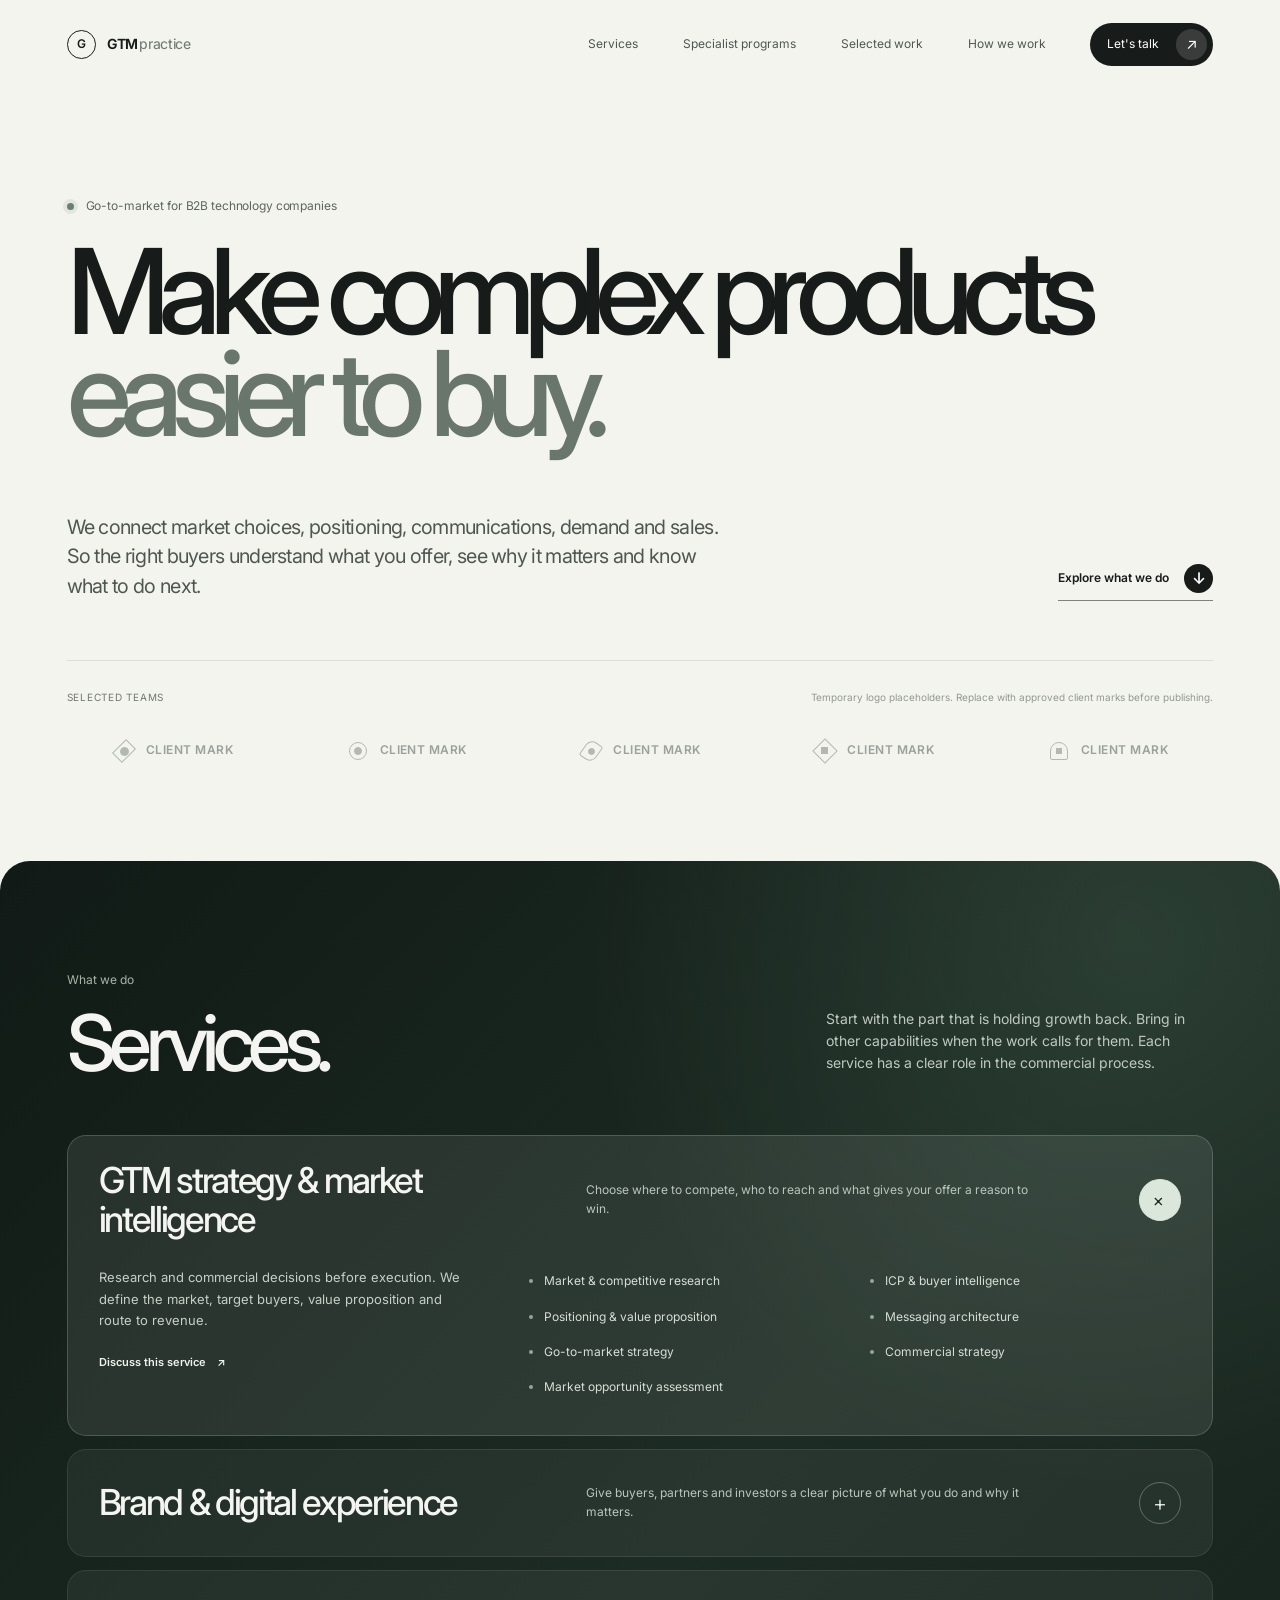
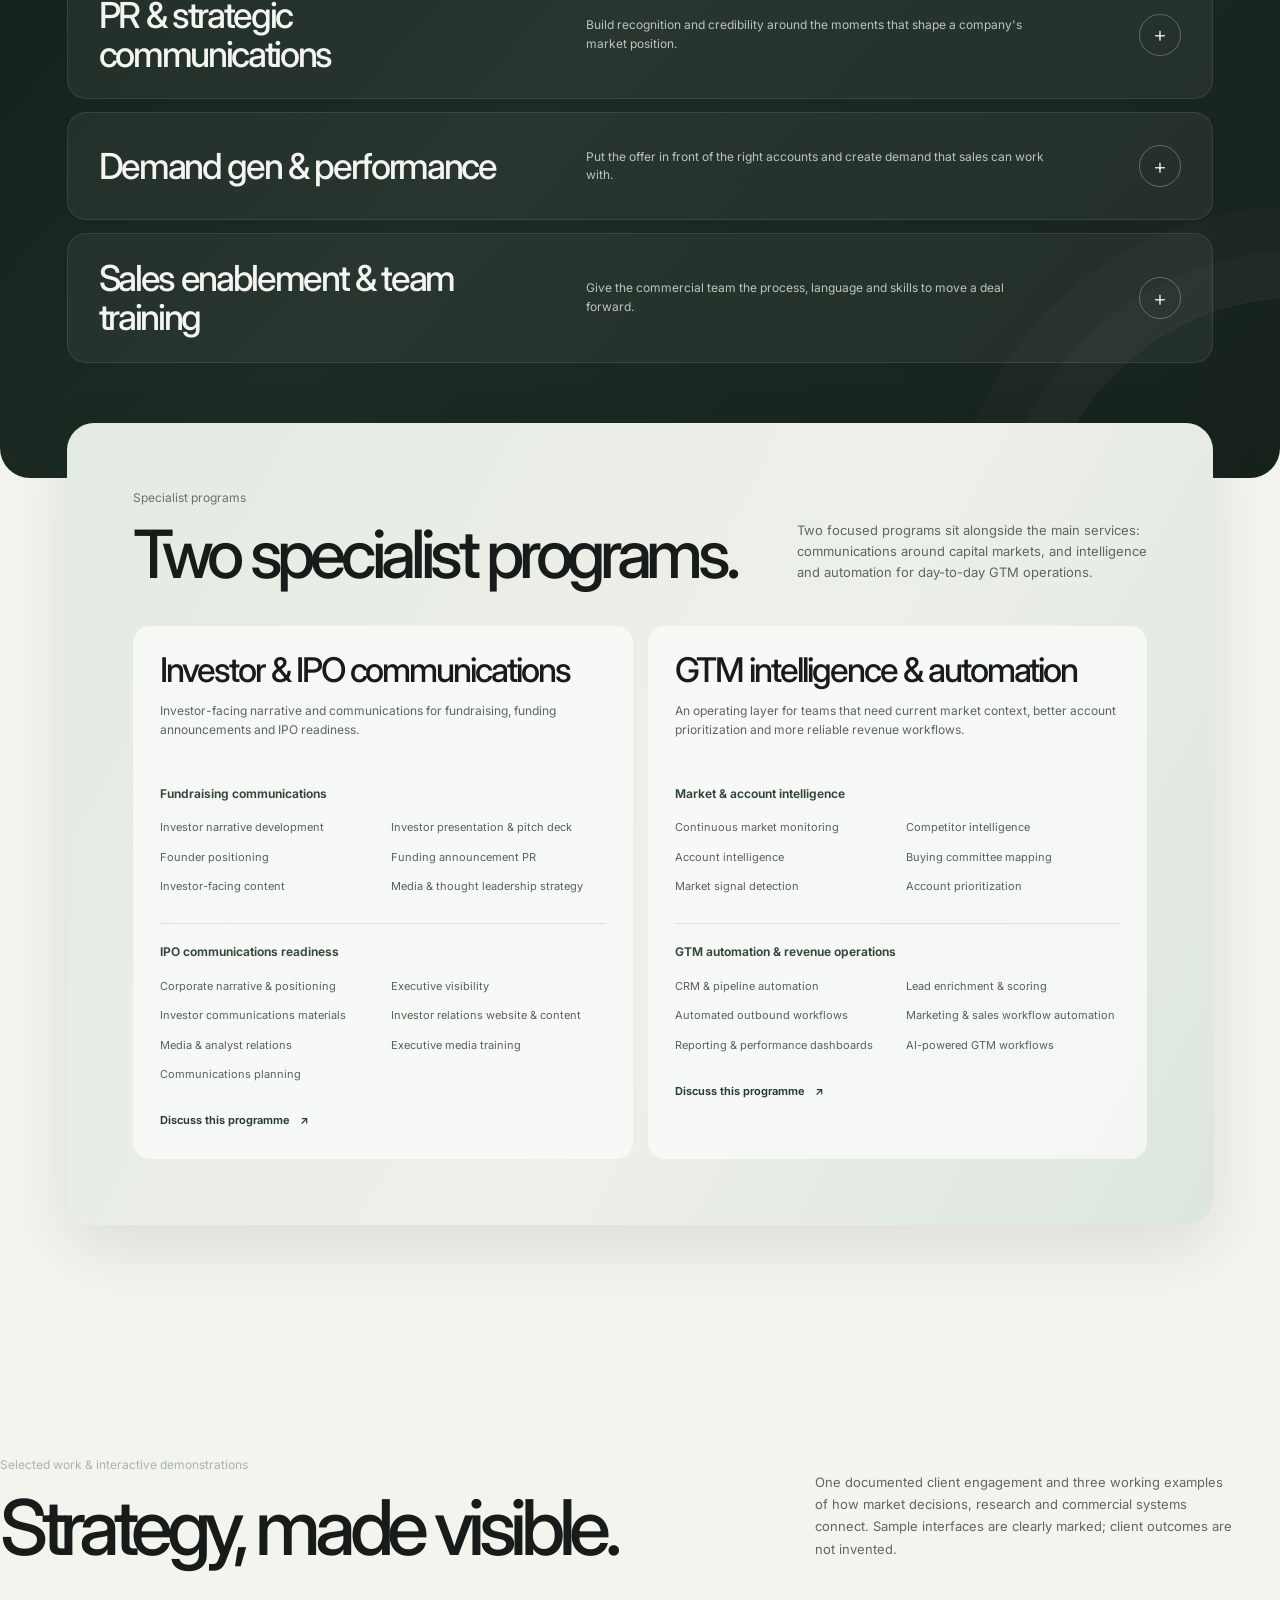
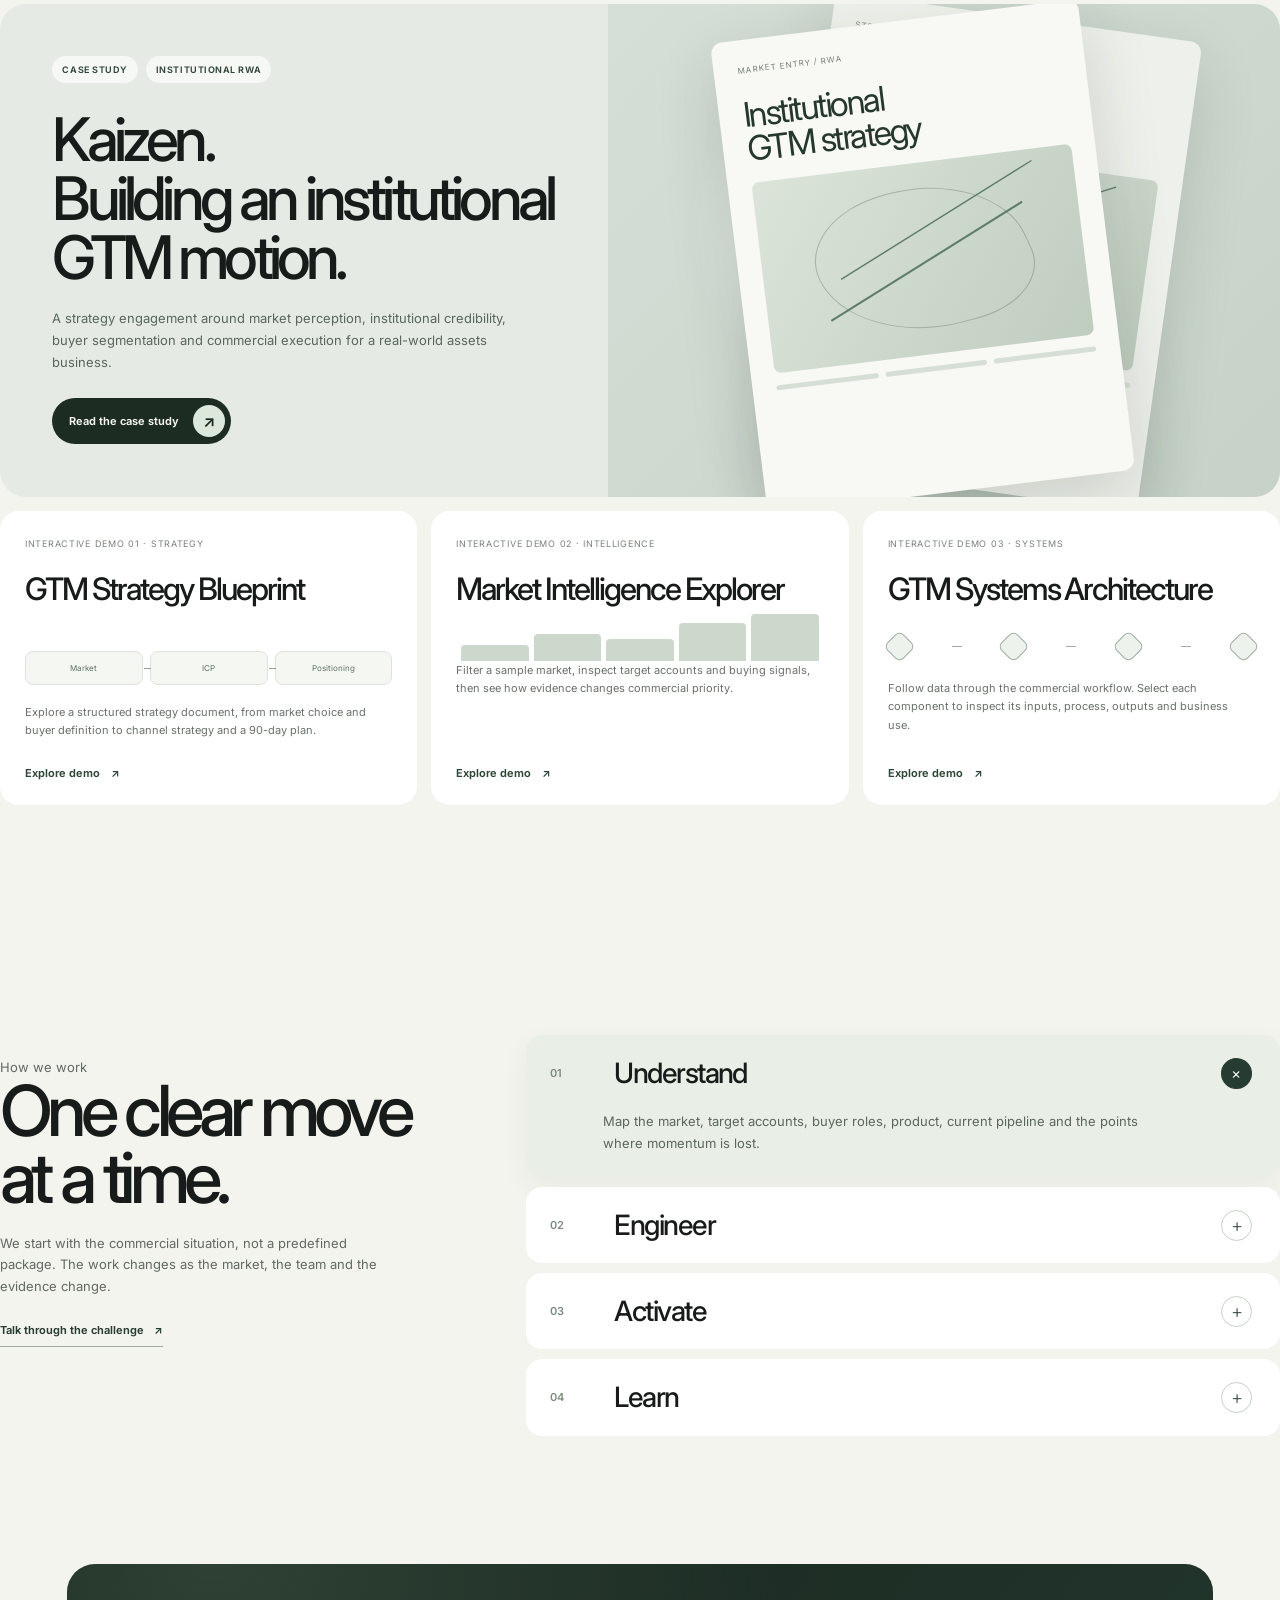
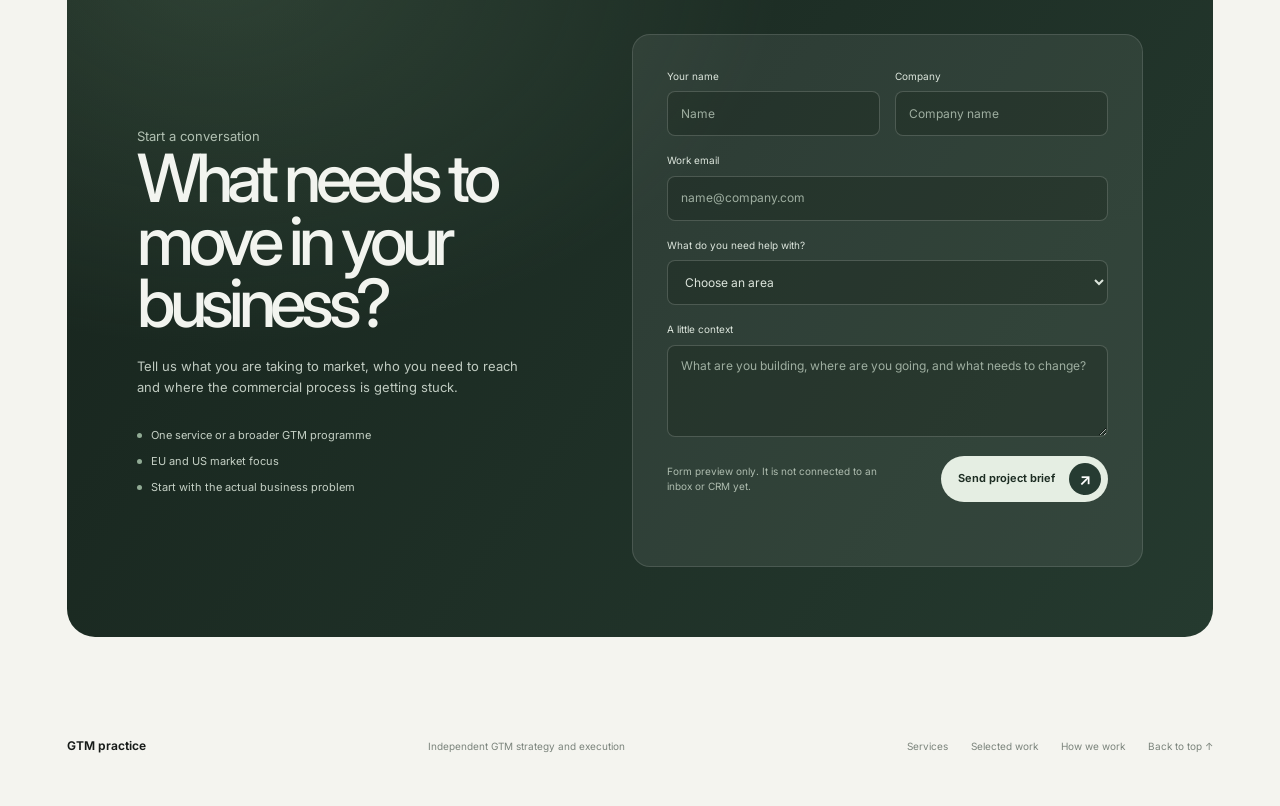
<file: index.html>
<!doctype html>
<html lang="en">
<head>
  <meta charset="utf-8">
  <meta name="viewport" content="width=device-width, initial-scale=1">
  <meta name="theme-color" content="#f4f4ef">
  <meta name="description" content="GTM strategy, brand, communications, demand generation, sales enablement and revenue systems for B2B technology companies.">
  <title>Services | GTM practice</title>
  <link rel="preconnect" href="https://fonts.googleapis.com">
  <link rel="preconnect" href="https://fonts.gstatic.com" crossorigin>
  <link href="https://fonts.googleapis.com/css2?family=Inter:wght@400;450;500;550;600;650;700&display=swap" rel="stylesheet">
  <style>
    :root {
      --paper: #f4f4ef;
      --white: #fff;
      --ink: #171b19;
      --muted: #747b75;
      --green: #263b32;
      --green-2: #1b2923;
      --green-3: #344b40;
      --sage: #e4eae2;
      --sage-2: #d9e2d8;
      --soft-white: #f2f4ef;
      --max: 1480px;
      --gutter: clamp(22px, 5.2vw, 78px);
      --sans: "Inter", "Helvetica Neue", Arial, sans-serif;
      --ease: cubic-bezier(.2,.72,.2,1);
    }
    * { box-sizing: border-box; }
    html { scroll-behavior: smooth; scroll-padding-top: 94px; }
    body {
      margin: 0;
      color: var(--ink);
      background: var(--paper);
      font: 15px/1.55 var(--sans);
      -webkit-font-smoothing: antialiased;
      text-rendering: optimizeLegibility;
    }
    a { color: inherit; text-decoration: none; }
    button, input, select, textarea { font: inherit; }
    button { color: inherit; }
    ::selection { background: #b9cbbd; color: var(--ink); }
    .wrap { width: min(100%, var(--max)); margin-inline: auto; padding-inline: var(--gutter); }
    .skip-link { position: absolute; z-index: 50; top: -60px; left: 18px; padding: 12px 16px; color: white; background: var(--ink); }
    .skip-link:focus { top: 12px; }
    a:focus-visible, button:focus-visible, input:focus-visible, select:focus-visible, textarea:focus-visible { outline: 2px solid #76917f; outline-offset: 4px; }

    /* Navigation */
    .site-header { position: sticky; z-index: 20; top: 0; background: rgba(244,244,239,.91); backdrop-filter: blur(16px); }
    .header-inner { min-height: 88px; display: flex; align-items: center; justify-content: space-between; gap: 36px; }
    .wordmark { display: inline-flex; align-items: center; gap: 11px; flex: 0 0 auto; font-size: 14px; font-weight: 650; letter-spacing: -.055em; }
    .wordmark-symbol { width: 29px; height: 29px; display: grid; place-items: center; border: 1.5px solid var(--ink); border-radius: 50%; font-size: 12px; font-weight: 600; }
    .wordmark-note { color: var(--muted); font-weight: 450; letter-spacing: -.025em; }
    .main-nav { display: flex; align-items: center; justify-content: flex-end; gap: clamp(22px, 3.5vw, 52px); color: #4f5751; font-size: 12px; }
    .main-nav a:not(.nav-contact) { transition: color .2s ease; }
    .main-nav a:not(.nav-contact):hover { color: var(--green-3); }
    .nav-contact { display: inline-flex; align-items: center; gap: 17px; min-height: 43px; padding: 5px 6px 5px 17px; color: #fff; background: var(--ink); border-radius: 999px; transition: background .2s ease, transform .2s ease; }
    .nav-contact:hover { background: var(--green-3); transform: translateY(-2px); }
    .nav-contact-icon { width: 31px; height: 31px; display: grid; place-items: center; border-radius: 50%; background: rgba(255,255,255,.15); font-size: 15px; transition: transform .25s var(--ease); }
    .nav-contact:hover .nav-contact-icon { transform: rotate(45deg); }

    /* Hero */
    .hero { padding-top: clamp(64px, 8.5vw, 124px); padding-bottom: 58px; }
    .hero-overline { display: flex; align-items: center; gap: 12px; margin: 0 0 26px; color: #5e675f; font-size: 12px; letter-spacing: -.01em; }
    .live-dot { width: 7px; height: 7px; border-radius: 50%; background: #66816f; box-shadow: 0 0 0 4px rgba(102,129,111,.12); }
    h1 { max-width: 1390px; margin: 0; font-size: clamp(61px, 9.25vw, 136px); line-height: .855; letter-spacing: -.095em; font-weight: 500; }
    h1 span { display: block; color: #68766c; }
    .hero-bottom { display: grid; grid-template-columns: minmax(0, 1fr) auto; align-items: end; gap: 44px; margin-top: clamp(38px, 5.4vw, 76px); }
    .hero-copy { max-width: 670px; margin: 0; color: #4f5751; font-size: clamp(16px, 1.55vw, 20px); line-height: 1.48; letter-spacing: -.035em; }
    .hero-link { display: inline-flex; align-items: center; gap: 15px; padding: 0 0 7px; border-bottom: 1px solid #7c857d; font-size: 12px; font-weight: 600; white-space: nowrap; transition: color .2s ease, border-color .2s ease; }
    .hero-link span { display: inline-grid; width: 29px; height: 29px; place-items: center; border-radius: 50%; background: var(--ink); color: white; font-size: 16px; transition: transform .25s var(--ease), background .2s ease; }
    .hero-link:hover { color: var(--green-3); border-color: var(--green-3); }
    .hero-link:hover span { transform: translateY(4px); background: var(--green-3); }

    /* Client mark placeholders */
    .client-strip { padding: 29px 0 31px; margin-top: 59px; border-top: 1px solid rgba(23,27,25,.1); }
    .client-strip-head { display: flex; align-items: center; justify-content: space-between; gap: 20px; margin-bottom: 24px; }
    .client-strip-title { margin: 0; color: #707871; font-size: 10px; letter-spacing: .075em; text-transform: uppercase; }
    .client-strip-note { margin: 0; color: #929991; font-size: 10px; }
    .client-marks { display: grid; grid-template-columns: repeat(5, 1fr); align-items: center; gap: 22px; }
    .client-mark { min-height: 42px; display: flex; align-items: center; justify-content: center; gap: 10px; color: #9ba29b; }
    .client-mark-name { font-size: 12px; font-weight: 600; letter-spacing: .04em; }
    .mark-symbol { position: relative; width: 24px; height: 24px; display: inline-block; flex: 0 0 auto; opacity: .72; }
    .mark-symbol::before, .mark-symbol::after { content: ""; position: absolute; display: block; border: 1.5px solid currentColor; }
    .mark-a::before { inset: 2px 5px; transform: rotate(45deg); }
    .mark-a::after { width: 7px; height: 7px; top: 8px; left: 8px; border-radius: 50%; background: currentColor; }
    .mark-b::before { inset: 3px; border-radius: 50%; }
    .mark-b::after { inset: 8px; border-radius: 50%; background: currentColor; }
    .mark-c::before { inset: 2px 4px; border-radius: 8px 2px 8px 2px; transform: rotate(35deg); }
    .mark-c::after { width: 5px; height: 5px; top: 9px; left: 9px; border-radius: 50%; background: currentColor; }
    .mark-d::before { width: 16px; height: 16px; top: 3px; left: 3px; transform: rotate(45deg); }
    .mark-d::after { width: 7px; height: 7px; top: 8px; left: 8px; background: currentColor; border: 0; }
    .mark-e::before { inset: 3px 3px 3px 3px; border-radius: 50% 50% 2px 2px; }
    .mark-e::after { width: 6px; height: 6px; top: 9px; left: 9px; background: currentColor; border: 0; }

    /* Services */
    .services-section { position: relative; overflow: hidden; padding: clamp(70px, 8.6vw, 124px) 0 clamp(82px, 9vw, 130px); color: #f4f5f0; background: radial-gradient(ellipse at 88% 6%, rgba(76,104,86,.32), transparent 34%), linear-gradient(132deg, #111a16 0%, #1c2b23 54%, #17221d 100%); border-radius: 30px; }
    .services-section::after { content: ""; position: absolute; width: 520px; height: 520px; right: -280px; bottom: -340px; border: 1px solid rgba(255,255,255,.07); border-radius: 50%; box-shadow: 0 0 0 45px rgba(255,255,255,.018), 0 0 0 90px rgba(255,255,255,.014); pointer-events: none; }
    .services-inner { position: relative; z-index: 1; }
    .services-heading { display: grid; grid-template-columns: minmax(0,1fr) minmax(260px,.55fr); align-items: end; gap: 55px; margin-bottom: 55px; }
    .section-label { margin: 0 0 18px; color: #a8b5a9; font-size: 12px; }
    .services-heading h2 { max-width: 760px; margin: 0; font-size: clamp(43px, 6.1vw, 83px); line-height: .93; font-weight: 500; letter-spacing: -.082em; }
    .services-intro { max-width: 395px; margin: 0 0 5px; color: #c0c9c0; font-size: 14px; line-height: 1.6; }
    .service-accordion { display: grid; gap: 13px; }
    .service-item { overflow: hidden; background: rgba(255,255,255,.055); border: 1px solid rgba(255,255,255,.085); border-radius: 19px; transition: background .25s ease, border-color .25s ease, transform .25s var(--ease); }
    .service-item:hover { background: rgba(255,255,255,.075); border-color: rgba(255,255,255,.16); transform: translateY(-1px); }
    .service-item.is-open { background: rgba(255,255,255,.085); border-color: rgba(205,222,207,.22); }
    .service-trigger { width: 100%; min-height: 106px; display: grid; grid-template-columns: minmax(0,1fr) 52px; align-items: center; gap: 28px; padding: 25px 31px; border: 0; background: transparent; color: inherit; text-align: left; cursor: pointer; }
    .service-trigger-copy { display: grid; grid-template-columns: minmax(245px,.82fr) minmax(240px,1fr); align-items: center; gap: clamp(24px, 5vw, 80px); }
    .service-trigger h3 { margin: 0; font-size: clamp(23px, 2.8vw, 37px); line-height: 1.08; font-weight: 500; letter-spacing: -.065em; }
    .service-summary { max-width: 465px; margin: 0; color: #bbc5bc; font-size: 12px; line-height: 1.55; }
    .service-toggle { position: relative; width: 42px; height: 42px; justify-self: end; display: grid; place-items: center; border: 1px solid rgba(255,255,255,.28); border-radius: 50%; color: #eff3ed; font-size: 22px; font-weight: 300; transition: transform .35s var(--ease), background .25s ease, border-color .25s ease; }
    .service-item.is-open .service-toggle { transform: rotate(45deg); background: #dce7db; border-color: #dce7db; color: #1a2921; }
    .service-panel { display: grid; grid-template-rows: 0fr; opacity: 0; visibility: hidden; transition: grid-template-rows .48s var(--ease), opacity .3s ease, visibility .3s; }
    .service-item.is-open .service-panel { grid-template-rows: 1fr; opacity: 1; visibility: visible; }
    .service-panel-inner { min-height: 0; overflow: hidden; }
    .service-panel-content { display: grid; grid-template-columns: minmax(220px,.72fr) minmax(0,1.28fr); gap: clamp(26px, 5vw, 74px); padding: 0 31px 30px; }
    .service-detail { max-width: 400px; padding-top: 4px; }
    .service-detail p { margin: 0; color: #c7d0c7; font-size: 13px; line-height: 1.65; }
    .service-action { display: inline-flex; align-items: center; gap: 11px; margin-top: 22px; color: #eef3eb; font-size: 11px; font-weight: 600; }
    .service-action span { display: inline-block; transition: transform .22s ease; }
    .service-action:hover span { transform: translate(3px,-3px); }
    .capability-grid { display: grid; grid-template-columns: repeat(2, minmax(0,1fr)); gap: 0 30px; margin: 0; padding: 0; list-style: none; }
    .capability-grid li { position: relative; padding: 9px 0 9px 15px; color: #d7ded6; font-size: 12px; line-height: 1.45; }
    .capability-grid li::before { content: ""; position: absolute; top: 16px; left: 0; width: 4px; height: 4px; border-radius: 50%; background: #91a995; }
    .service-subgroup + .service-subgroup { margin-top: 24px; }
    .service-subgroup h4 { margin: 0 0 7px; color: #f1f4ee; font-size: 13px; font-weight: 600; }
    .service-subgroup p { max-width: 620px; margin: 0 0 8px; color: #bdc8bd; font-size: 12px; }
    .workshop-block { margin-top: 26px; padding: 20px 22px; background: rgba(255,255,255,.055); border-radius: 13px; }
    .workshop-block h4 { margin: 0 0 7px; color: #f1f4ee; font-size: 14px; font-weight: 600; }
    .workshop-block p { max-width: 650px; margin: 0 0 9px; color: #bdc8bd; font-size: 12px; line-height: 1.55; }
    .workshop-block .capability-grid { max-width: 800px; }

    /* Specialist programs: floating inset panel */
    .specialist-section { padding: 0 0 clamp(76px, 9vw, 126px); background: var(--paper); }
    .specialist-card { position: relative; z-index: 2; width: min(calc(100% - 2 * var(--gutter)), 1320px); margin: -55px auto 0; padding: clamp(35px, 5.2vw, 68px); background: linear-gradient(118deg, #e4ebe2 0%, #edf0e9 56%, #dce6dc 100%); border-radius: 27px; box-shadow: 0 22px 65px rgba(27,43,33,.11); }
    .specialist-head { display: flex; justify-content: space-between; align-items: end; gap: 42px; margin-bottom: 39px; }
    .specialist-label { margin: 0 0 15px; color: #67756a; font-size: 12px; }
    .specialist-head h2 { max-width: 680px; margin: 0; font-size: clamp(37px, 5.2vw, 68px); line-height: .96; font-weight: 500; letter-spacing: -.08em; }
    .specialist-head > p { max-width: 350px; margin: 0 0 4px; color: #5c685f; font-size: 13px; line-height: 1.6; }
    .specialist-grid { display: grid; grid-template-columns: 1fr 1fr; gap: 15px; }
    .specialist-item { padding: 26px 27px 28px; background: rgba(255,255,255,.64); border-radius: 17px; }
    .specialist-item h3 { margin: 0 0 12px; font-size: clamp(22px, 2.7vw, 34px); line-height: 1.08; font-weight: 500; letter-spacing: -.06em; }
    .specialist-item > p { max-width: 530px; min-height: 61px; margin: 0 0 23px; color: #5c665e; font-size: 12px; line-height: 1.6; }
    .specialist-group + .specialist-group { margin-top: 22px; padding-top: 19px; border-top: 1px solid rgba(38,59,50,.13); }
    .specialist-group h4 { margin: 0 0 10px; color: #33463a; font-size: 12px; font-weight: 650; }
    .specialist-list { display: grid; grid-template-columns: 1fr 1fr; gap: 0 17px; margin: 0; padding: 0; list-style: none; }
    .specialist-list li { padding: 7px 0; color: #576359; font-size: 11px; line-height: 1.4; }
    .specialist-link { display: inline-flex; align-items: center; gap: 10px; margin-top: 23px; color: #263b32; font-size: 11px; font-weight: 650; }
    .specialist-link span { transition: transform .2s ease; }
    .specialist-link:hover span { transform: translate(3px,-3px); }

    /* How we work */
    .approach-section { padding: clamp(78px, 9vw, 128px) 0 clamp(88px, 10vw, 142px); }
    .approach-layout { display: grid; grid-template-columns: minmax(270px,.72fr) minmax(0,1.28fr); align-items: start; gap: clamp(45px, 8vw, 118px); }
    .approach-intro { position: sticky; top: 125px; }
    .approach-intro h2 { max-width: 500px; margin: 0; font-size: clamp(42px, 5.5vw, 72px); line-height: .94; font-weight: 500; letter-spacing: -.08em; }
    .approach-intro p { max-width: 380px; margin: 22px 0 0; color: #606a62; font-size: 13px; line-height: 1.65; }
    .approach-link { display: inline-flex; align-items: center; gap: 10px; margin-top: 25px; padding-bottom: 7px; border-bottom: 1px solid #a3aca4; color: #283d32; font-size: 11px; font-weight: 650; }
    .approach-link span { transition: transform .2s ease; }
    .approach-link:hover span { transform: translate(3px,-3px); }
    .approach-accordion { display: grid; gap: 10px; }
    .approach-item { overflow: hidden; background: #fff; border-radius: 16px; transition: background .2s ease, box-shadow .25s ease; }
    .approach-item.is-open { background: #e9eee7; box-shadow: 0 10px 30px rgba(35,53,41,.055); }
    .approach-trigger { width: 100%; display: grid; grid-template-columns: 46px minmax(0,1fr) 35px; align-items: center; gap: 18px; padding: 22px 24px; border: 0; background: transparent; text-align: left; cursor: pointer; }
    .approach-index { color: #7b8d7e; font-size: 11px; font-weight: 600; }
    .approach-trigger h3 { margin: 0; font-size: clamp(20px, 2.3vw, 28px); line-height: 1.15; font-weight: 500; letter-spacing: -.055em; }
    .approach-plus { width: 31px; height: 31px; display: grid; place-items: center; border: 1px solid #c7d0c7; border-radius: 50%; color: #425649; font-size: 19px; font-weight: 300; transition: transform .35s var(--ease), background .2s ease; }
    .approach-item.is-open .approach-plus { transform: rotate(45deg); background: #263b32; color: white; border-color: #263b32; }
    .approach-panel { display: grid; grid-template-rows: 0fr; opacity: 0; visibility: hidden; transition: grid-template-rows .43s var(--ease), opacity .25s ease, visibility .25s; }
    .approach-item.is-open .approach-panel { grid-template-rows: 1fr; opacity: 1; visibility: visible; }
    .approach-panel-inner { min-height: 0; overflow: hidden; padding: 0 77px; }
    .approach-panel p { max-width: 560px; margin: 0; padding: 0 0 23px; color: #5b675e; font-size: 13px; line-height: 1.65; }

    /* Contact */
    .contact-section { padding: 0 var(--gutter) clamp(48px, 6vw, 76px); }
    .contact-card { width: min(100%, 1320px); margin: 0 auto; overflow: hidden; display: grid; grid-template-columns: minmax(0, .9fr) minmax(380px, 1.1fr); gap: clamp(34px, 6vw, 82px); padding: clamp(35px, 5.5vw, 76px); color: #f2f4ef; background: radial-gradient(ellipse at 13% 0%, rgba(87,116,92,.35), transparent 40%), linear-gradient(125deg, #17241d 0%, #253a2f 100%); border-radius: 28px; }
    .contact-copy { align-self: center; }
    .contact-copy .section-label { color: #b1c0b2; }
    .contact-copy h2 { max-width: 510px; margin: 0; font-size: clamp(39px, 5.2vw, 69px); line-height: .94; font-weight: 500; letter-spacing: -.08em; }
    .contact-copy > p { max-width: 390px; margin: 21px 0 0; color: #c0cbc1; font-size: 13px; line-height: 1.65; }
    .contact-points { display: grid; gap: 9px; margin-top: 28px; color: #c5d0c5; font-size: 11px; }
    .contact-points span { display: flex; align-items: center; gap: 9px; }
    .contact-points span::before { content: ""; width: 5px; height: 5px; border-radius: 50%; background: #91ab95; }
    .contact-form { padding: clamp(22px, 3vw, 34px); background: rgba(255,255,255,.075); border: 1px solid rgba(255,255,255,.12); border-radius: 18px; }
    .form-grid { display: grid; grid-template-columns: 1fr 1fr; gap: 17px 15px; }
    .field { display: grid; gap: 7px; }
    .field.full { grid-column: 1 / -1; }
    .field label { color: #dce5dc; font-size: 10px; }
    .field input, .field select, .field textarea { width: 100%; min-height: 45px; padding: 11px 13px; color: #f2f4ef; background: rgba(10,18,13,.22); border: 1px solid rgba(231,240,230,.2); border-radius: 8px; outline: none; font-size: 12px; }
    .field input::placeholder, .field textarea::placeholder { color: #9eaea0; }
    .field select { color: #dce5dc; }
    .field select option { color: #17241d; }
    .field textarea { min-height: 92px; resize: vertical; }
    .form-bottom { display: flex; align-items: center; justify-content: space-between; gap: 18px; margin-top: 19px; }
    .form-note { max-width: 210px; margin: 0; color: #aebcaf; font-size: 10px; line-height: 1.45; }
    .submit-button { display: inline-flex; align-items: center; gap: 14px; min-height: 46px; padding: 6px 7px 6px 17px; border: 0; border-radius: 999px; color: #1d2d23; background: #e5eee3; font-size: 11px; font-weight: 650; cursor: pointer; transition: background .2s ease, transform .2s ease; }
    .submit-button:hover { transform: translateY(-2px); background: #fff; }
    .submit-button span { width: 32px; height: 32px; display: grid; place-items: center; border-radius: 50%; background: #263b32; color: white; font-size: 16px; }
    .form-status { min-height: 18px; margin: 12px 0 0; color: #dce8dc; font-size: 10px; }
    .site-footer { padding: 0 var(--gutter) 27px; }
    .footer-inner { width: min(100%, 1320px); min-height: 66px; margin: auto; display: flex; align-items: center; justify-content: space-between; gap: 20px; color: #7b847c; font-size: 10px; }
    .footer-brand { color: var(--ink); font-size: 12px; font-weight: 650; }
    .footer-links { display: flex; gap: 23px; }
    .footer-links a:hover { color: var(--green-3); }


    /* Selected work & interactive demonstrations */
    .work-section { padding: clamp(80px, 9vw, 132px) 0 clamp(86px, 9vw, 130px); }
    .work-heading { display: grid; grid-template-columns: minmax(0,1fr) minmax(270px,.6fr); align-items: end; gap: 40px; margin-bottom: 40px; }
    .work-heading h2 { max-width: 790px; margin: 0; font-size: clamp(42px, 6vw, 82px); line-height: .93; font-weight: 500; letter-spacing: -.083em; }
    .work-heading > p { max-width: 420px; margin: 0 0 4px; color: #5e685f; font-size: 13px; line-height: 1.7; }
    .work-feature { display: grid; grid-template-columns: minmax(0,.95fr) minmax(0,1.05fr); min-height: 410px; overflow: hidden; background: #e5ebe4; border-radius: 26px; }
    .work-feature-copy { display: flex; flex-direction: column; align-items: flex-start; padding: clamp(30px, 4.1vw, 58px); }
    .work-meta { display: flex; align-items: center; flex-wrap: wrap; gap: 8px; margin-bottom: 28px; }
    .work-chip { display: inline-flex; align-items: center; min-height: 27px; padding: 0 10px; color: #33483a; background: rgba(255,255,255,.65); border-radius: 999px; font-size: 9px; font-weight: 650; letter-spacing: .06em; text-transform: uppercase; }
    .work-feature h3 { max-width: 560px; margin: 0; font-size: clamp(38px, 4.7vw, 63px); line-height: .98; font-weight: 500; letter-spacing: -.08em; }
    .work-feature-copy > p { max-width: 490px; margin: 19px 0 25px; color: #59665b; font-size: 13px; line-height: 1.7; }
    .work-link { display: inline-flex; align-items: center; gap: 14px; margin-top: auto; min-height: 46px; padding: 5px 6px 5px 17px; border-radius: 999px; color: #f4f5f0; background: #1d2c23; font-size: 11px; font-weight: 650; transition: transform .2s ease, background .2s ease; }
    .work-link:hover { transform: translateY(-2px); background: #334b3a; }
    .work-link span { width: 32px; height: 32px; display: grid; place-items: center; border-radius: 50%; color: #1d2c23; background: #dce8dc; font-size: 16px; }
    .work-feature-visual { position: relative; min-height: 410px; overflow: hidden; display: grid; place-items: center; padding: 35px; background: radial-gradient(ellipse at 48% 46%, rgba(255,255,255,.88), transparent 49%), linear-gradient(135deg,#d6dfd7,#c6d2c8); }
    .work-visual-sheet { position: absolute; width: min(68%, 370px); aspect-ratio: .78; border-radius: 11px; background: #f8f8f4; box-shadow: 0 25px 65px rgba(28,46,34,.16); transform: rotate(-7deg) translate(-22px, 4px); padding: 24px; }
    .work-visual-sheet.back { transform: rotate(8deg) translate(42px, -4px); background: #eef1eb; }
    .work-visual-label { color: #778177; font-size: 8px; letter-spacing: .13em; text-transform: uppercase; }
    .work-visual-title { max-width: 230px; margin-top: 22px; color: #26382d; font-size: clamp(22px, 3vw, 34px); line-height: .98; letter-spacing: -.07em; }
    .work-visual-map { position: relative; height: 45%; margin-top: 18px; overflow: hidden; border-radius: 7px; background: linear-gradient(125deg,#dce4da,#bfcdbf); }
    .work-visual-map::before { content: ""; position: absolute; inset: 12% 18%; border: 1px solid rgba(50,75,57,.28); border-radius: 46% 52% 38% 55%; transform: rotate(-18deg) skewY(10deg); }
    .work-visual-map::after { content: ""; position: absolute; width: 70%; height: 2px; top: 51%; left: 16%; background: #607d69; transform: rotate(-25deg); box-shadow: 30px -30px 0 -0.3px #607d69; }
    .work-visual-nodes { display: flex; gap: 7px; margin-top: 12px; }
    .work-visual-nodes span { flex: 1; height: 5px; border-radius: 9px; background: #d6dfd5; }
    .work-demo-grid { display: grid; grid-template-columns: repeat(3, minmax(0,1fr)); gap: 14px; margin-top: 14px; }
    .work-demo-card { min-height: 275px; display: flex; flex-direction: column; align-items: flex-start; padding: 26px 25px 23px; border-radius: 19px; background: #fff; transition: transform .25s var(--ease), box-shadow .25s ease; }
    .work-demo-card:hover { transform: translateY(-4px); box-shadow: 0 18px 42px rgba(26,44,33,.08); }
    .work-demo-type { color: #788379; font-size: 9px; letter-spacing: .08em; text-transform: uppercase; }
    .work-demo-card h3 { margin: 22px 0 10px; font-size: clamp(22px, 2.5vw, 31px); line-height: 1.02; font-weight: 500; letter-spacing: -.065em; }
    .work-demo-card p { max-width: 360px; margin: 0 0 25px; color: #687169; font-size: 11px; line-height: 1.65; }
    .work-demo-card a { display: inline-flex; align-items: center; gap: 11px; margin-top: auto; color: #2e4637; font-size: 11px; font-weight: 650; }
    .work-demo-card a span { transition: transform .2s ease; }
    .work-demo-card a:hover span { transform: translate(3px,-3px); }
    .work-demo-mark { width: 100%; height: 70px; display: flex; align-items: center; gap: 7px; margin-top: 19px; }
    .demo-mark-node { position: relative; flex: 1; height: 34px; display: grid; place-items: center; border: 1px solid #dce4dc; border-radius: 8px; color: #617265; background: #f4f7f2; font-size: 8px; }
    .demo-mark-node + .demo-mark-node::before { content: ""; position: absolute; width: 7px; height: 1px; left: -7px; top: 50%; background: #95a397; }
    .demo-mark-bars { display: flex; align-items: end; gap: 5px; height: 47px; width: 100%; padding: 0 5px; }
    .demo-mark-bars span { flex: 1; border-radius: 4px 4px 0 0; background: #cbd8cb; }
    .demo-mark-bars span:nth-child(1) { height: 35%; }.demo-mark-bars span:nth-child(2) { height: 57%; }.demo-mark-bars span:nth-child(3) { height: 48%; }.demo-mark-bars span:nth-child(4) { height: 82%; }.demo-mark-bars span:nth-child(5) { height: 100%; }
    .demo-mark-flow { width: 100%; height: 65px; display: flex; align-items: center; justify-content: space-between; gap: 5px; }
    .demo-mark-flow i { width: 23px; height: 23px; display: block; border: 1px solid #9eafa1; border-radius: 6px; background: #edf2ec; transform: rotate(45deg); }
    .demo-mark-flow b { width: 10px; height: 1px; background: #9eafa1; }
    @media (max-width: 920px) { .work-heading { grid-template-columns: 1fr; gap: 19px; }.work-demo-grid { grid-template-columns: 1fr 1fr; }.work-demo-card:last-child { grid-column: 1 / -1; min-height: 230px; } }
    @media (max-width: 680px) { .work-section { padding: 72px 0 86px; }.work-heading { margin-bottom: 28px; }.work-feature { grid-template-columns: 1fr; border-radius: 21px; }.work-feature-copy { padding: 27px 22px 24px; }.work-feature h3 { font-size: 43px; }.work-feature-visual { min-height: 300px; }.work-visual-sheet { width: 56%; }.work-demo-grid { grid-template-columns: 1fr; gap: 10px; }.work-demo-card, .work-demo-card:last-child { min-height: 235px; grid-column: auto; padding: 23px 21px; }.work-demo-card h3 { margin-top: 17px; font-size: 27px; } }

    /* Motion and responsive behaviour */
    .reveal { opacity: 0; transform: translateY(22px); transition: opacity .7s var(--ease), transform .7s var(--ease); }
    .reveal.is-visible { opacity: 1; transform: translateY(0); }
    .reveal-delay-1 { transition-delay: .08s; }
    .reveal-delay-2 { transition-delay: .16s; }
    @media (max-width: 920px) {
      .hero-bottom { grid-template-columns: 1fr; align-items: start; gap: 25px; }
      .hero-link { justify-self: start; }
      .services-heading { grid-template-columns: 1fr; gap: 20px; }
      .services-intro { max-width: 580px; }
      .service-trigger-copy { grid-template-columns: 1fr; gap: 10px; }
      .service-panel-content { grid-template-columns: 1fr; gap: 18px; }
      .service-detail { max-width: 700px; }
      .approach-layout { grid-template-columns: 1fr; gap: 35px; }
      .approach-intro { position: static; }
      .approach-intro p { max-width: 580px; }
      .contact-card { grid-template-columns: 1fr; }
    }
    @media (max-width: 680px) {
      .header-inner { min-height: 72px; gap: 18px; }
      .main-nav { gap: 17px; font-size: 11px; }
      .main-nav a:nth-child(2) { display: none; }
      .nav-contact { min-height: 39px; gap: 9px; padding-left: 13px; }
      .nav-contact-icon { width: 27px; height: 27px; }
      .hero { padding-top: 63px; padding-bottom: 36px; }
      .hero-overline { margin-bottom: 22px; font-size: 11px; }
      h1 { font-size: clamp(54px, 12.8vw, 88px); line-height: .9; letter-spacing: -.09em; }
      .hero-copy { font-size: 16px; }
      .client-strip { margin-top: 40px; padding-top: 23px; }
      .client-strip-head { align-items: flex-start; flex-direction: column; gap: 6px; }
      .client-marks { grid-template-columns: repeat(3, 1fr); gap: 15px 10px; }
      .client-mark { justify-content: flex-start; }
      .client-mark-name { font-size: 10px; }
      .services-section { border-radius: 20px; padding: 67px 0 82px; }
      .services-heading { margin-bottom: 34px; }
      .services-heading h2 { font-size: clamp(43px, 10.5vw, 64px); }
      .service-accordion { gap: 9px; }
      .service-trigger { min-height: 92px; grid-template-columns: minmax(0,1fr) 38px; gap: 14px; padding: 21px 18px; }
      .service-trigger-copy { gap: 8px; }
      .service-trigger h3 { max-width: 450px; font-size: 23px; }
      .service-summary { font-size: 11px; }
      .service-toggle { width: 34px; height: 34px; font-size: 20px; }
      .service-panel-content { padding: 0 18px 24px; gap: 15px; }
      .capability-grid { grid-template-columns: 1fr; }
      .capability-grid li { padding-block: 7px; }
      .capability-grid li::before { top: 14px; }
      .workshop-block { padding: 16px; }
      .specialist-card { width: calc(100% - 2 * var(--gutter)); margin-top: -36px; padding: 29px 20px 22px; border-radius: 20px; }
      .specialist-head { display: block; margin-bottom: 25px; }
      .specialist-head h2 { font-size: 43px; }
      .specialist-head > p { margin-top: 16px; }
      .specialist-grid { grid-template-columns: 1fr; gap: 11px; }
      .specialist-item { padding: 22px 18px; }
      .specialist-item > p { min-height: 0; }
      .specialist-list { grid-template-columns: 1fr; }
      .approach-intro h2 { font-size: 48px; }
      .approach-trigger { grid-template-columns: 29px minmax(0,1fr) 30px; gap: 12px; padding: 19px 16px; }
      .approach-trigger h3 { font-size: 22px; }
      .approach-panel-inner { padding-inline: 57px; }
      .contact-section { padding-inline: 13px; }
      .contact-card { padding: 29px 19px 22px; border-radius: 20px; }
      .contact-copy h2 { font-size: 46px; }
      .contact-form { padding: 19px 14px; }
      .form-grid { grid-template-columns: 1fr; }
      .field.full { grid-column: auto; }
      .form-bottom { align-items: flex-start; flex-direction: column; }
      .form-note { max-width: none; }
      .footer-inner { align-items: flex-start; flex-direction: column; justify-content: center; padding-block: 19px; }
    }
    @media (max-width: 390px) {
      .wordmark-note { display: none; }
      .main-nav { gap: 13px; }
      .main-nav a:first-child { display: none; }
      .client-marks { grid-template-columns: repeat(2, 1fr); }
      .approach-panel-inner { padding-inline: 16px; }
      .approach-panel p { padding-bottom: 20px; }
    }
    @media (prefers-reduced-motion: reduce) {
      html { scroll-behavior: auto; }
      *, *::before, *::after { animation-duration: .01ms !important; animation-iteration-count: 1 !important; transition-duration: .01ms !important; }
      .reveal { opacity: 1; transform: none; }
    }
    @media print {
      .site-header { position: static; }
      .main-nav, .hero-link, .service-toggle, .approach-plus, .contact-form, .footer-links { display: none !important; }
      .service-panel, .approach-panel { grid-template-rows: 1fr !important; opacity: 1 !important; visibility: visible !important; }
      .services-section, .contact-card { print-color-adjust: exact; -webkit-print-color-adjust: exact; }
    }
  </style>
</head>
<body>
  <a class="skip-link" href="#main">Skip to content</a>
  <header class="site-header">
    <div class="wrap header-inner">
      <a class="wordmark" href="#top" aria-label="GTM practice home">
        <span class="wordmark-symbol">G</span>
        <span>GTM <span class="wordmark-note">practice</span></span>
      </a>
      <nav class="main-nav" aria-label="Main navigation">
        <a href="#capabilities">Services</a>
        <a href="#specialist-programs">Specialist programs</a>
        <a href="#selected-work">Selected work</a>
        <a href="#approach">How we work</a>
        <a class="nav-contact" href="#contact">Let's talk <span class="nav-contact-icon" aria-hidden="true">↗</span></a>
      </nav>
    </div>
  </header>

  <main id="main">
    <section class="hero wrap" id="top">
      <p class="hero-overline"><span class="live-dot" aria-hidden="true"></span> Go-to-market for B2B technology companies</p>
      <h1>Make complex products <span>easier to buy.</span></h1>
      <div class="hero-bottom">
        <p class="hero-copy">We connect market choices, positioning, communications, demand and sales. So the right buyers understand what you offer, see why it matters and know what to do next.</p>
        <a class="hero-link" href="#capabilities">Explore what we do <span aria-hidden="true">↓</span></a>
      </div>

      <div class="client-strip" id="selected-teams" aria-label="Temporary client logo placeholders">
        <div class="client-strip-head">
          <p class="client-strip-title">Selected teams</p>
          <p class="client-strip-note">Temporary logo placeholders. Replace with approved client marks before publishing.</p>
        </div>
        <div class="client-marks">
          <div class="client-mark"><span class="mark-symbol mark-a" aria-hidden="true"></span><span class="client-mark-name">CLIENT MARK</span></div>
          <div class="client-mark"><span class="mark-symbol mark-b" aria-hidden="true"></span><span class="client-mark-name">CLIENT MARK</span></div>
          <div class="client-mark"><span class="mark-symbol mark-c" aria-hidden="true"></span><span class="client-mark-name">CLIENT MARK</span></div>
          <div class="client-mark"><span class="mark-symbol mark-d" aria-hidden="true"></span><span class="client-mark-name">CLIENT MARK</span></div>
          <div class="client-mark"><span class="mark-symbol mark-e" aria-hidden="true"></span><span class="client-mark-name">CLIENT MARK</span></div>
        </div>
      </div>
    </section>

    <section class="services-section" id="capabilities">
      <div class="wrap services-inner">
        <div class="services-heading reveal">
          <div>
            <p class="section-label">What we do</p>
            <h2>Services.</h2>
          </div>
          <p class="services-intro">Start with the part that is holding growth back. Bring in other capabilities when the work calls for them. Each service has a clear role in the commercial process.</p>
        </div>

        <div class="service-accordion">
          <article class="service-item is-open reveal">
            <button class="service-trigger" type="button" aria-expanded="true" aria-controls="service-panel-1" id="service-trigger-1">
              <span class="service-trigger-copy">
                <h3>GTM strategy & market intelligence</h3>
                <span class="service-summary">Choose where to compete, who to reach and what gives your offer a reason to win.</span>
              </span>
              <span class="service-toggle" aria-hidden="true">+</span>
            </button>
            <div class="service-panel" id="service-panel-1" role="region" aria-labelledby="service-trigger-1">
              <div class="service-panel-inner"><div class="service-panel-content">
                <div class="service-detail"><p>Research and commercial decisions before execution. We define the market, target buyers, value proposition and route to revenue.</p><a class="service-action" href="#contact" data-service="GTM strategy & market intelligence">Discuss this service <span>↗</span></a></div>
                <ul class="capability-grid">
                  <li>Market & competitive research</li><li>ICP & buyer intelligence</li>
                  <li>Positioning & value proposition</li><li>Messaging architecture</li>
                  <li>Go-to-market strategy</li><li>Commercial strategy</li>
                  <li>Market opportunity assessment</li>
                </ul>
              </div></div>
            </div>
          </article>

          <article class="service-item reveal reveal-delay-1">
            <button class="service-trigger" type="button" aria-expanded="false" aria-controls="service-panel-2" id="service-trigger-2">
              <span class="service-trigger-copy">
                <h3>Brand & digital experience</h3>
                <span class="service-summary">Give buyers, partners and investors a clear picture of what you do and why it matters.</span>
              </span>
              <span class="service-toggle" aria-hidden="true">+</span>
            </button>
            <div class="service-panel" id="service-panel-2" role="region" aria-labelledby="service-trigger-2" aria-hidden="true">
              <div class="service-panel-inner"><div class="service-panel-content">
                <div class="service-detail"><p>Brand, product story and digital touchpoints that make a complex offer easier to understand, evaluate and trust.</p><a class="service-action" href="#contact" data-service="Brand & digital experience">Discuss this service <span>↗</span></a></div>
                <ul class="capability-grid">
                  <li>Brand positioning & identity</li><li>Corporate & product messaging</li>
                  <li>Website design & development</li><li>Landing pages & product pages</li>
                  <li>UX/UI & conversion optimization</li><li>Sales & investor presentation design</li>
                  <li>Company & product one-pagers</li><li>Tech storytelling & explainer content</li>
                  <li>Product videos & 3D visualization</li>
                </ul>
              </div></div>
            </div>
          </article>

          <article class="service-item reveal">
            <button class="service-trigger" type="button" aria-expanded="false" aria-controls="service-panel-3" id="service-trigger-3">
              <span class="service-trigger-copy">
                <h3>PR & strategic communications</h3>
                <span class="service-summary">Build recognition and credibility around the moments that shape a company's market position.</span>
              </span>
              <span class="service-toggle" aria-hidden="true">+</span>
            </button>
            <div class="service-panel" id="service-panel-3" role="region" aria-labelledby="service-trigger-3" aria-hidden="true">
              <div class="service-panel-inner"><div class="service-panel-content">
                <div class="service-detail"><p>Communications planning for launches, funding events and category development, with a clear role for media, executives and subject-matter experts.</p><a class="service-action" href="#contact" data-service="PR & strategic communications">Discuss this service <span>↗</span></a></div>
                <ul class="capability-grid">
                  <li>PR strategy & communications planning</li><li>Media relations</li>
                  <li>Corporate PR</li><li>Product launch PR</li>
                  <li>Funding round communications</li><li>Executive & founder PR</li>
                  <li>Thought leadership</li><li>Analyst relations</li>
                  <li>Industry events & speaking opportunities</li><li>Awards & industry recognition</li>
                  <li>Research & whitepapers</li><li>Case studies & editorial content</li>
                  <li>Media training</li><li>Crisis communications</li>
                </ul>
              </div></div>
            </div>
          </article>

          <article class="service-item reveal">
            <button class="service-trigger" type="button" aria-expanded="false" aria-controls="service-panel-4" id="service-trigger-4">
              <span class="service-trigger-copy">
                <h3>Demand gen & performance</h3>
                <span class="service-summary">Put the offer in front of the right accounts and create demand that sales can work with.</span>
              </span>
              <span class="service-toggle" aria-hidden="true">+</span>
            </button>
            <div class="service-panel" id="service-panel-4" role="region" aria-labelledby="service-trigger-4" aria-hidden="true">
              <div class="service-panel-inner"><div class="service-panel-content">
                <div class="service-detail"><p>Campaigns that reach defined buyers, create demand and move qualified interest into the sales process. Measurement is tied to pipeline, not channel activity alone.</p><a class="service-action" href="#contact" data-service="Demand gen & performance">Discuss this service <span>↗</span></a></div>
                <ul class="capability-grid">
                  <li>Paid media management</li><li>Account-based marketing (ABM)</li>
                  <li>B2B outbound campaigns</li><li>Lead generation</li>
                  <li>SEO/GEO</li><li>Content distribution</li>
                  <li>Email marketing & nurturing</li><li>Retargeting & conversion optimization</li>
                  <li>Marketing analytics & attribution</li>
                </ul>
              </div></div>
            </div>
          </article>

          <article class="service-item reveal">
            <button class="service-trigger" type="button" aria-expanded="false" aria-controls="service-panel-5" id="service-trigger-5">
              <span class="service-trigger-copy">
                <h3>Sales enablement & team training</h3>
                <span class="service-summary">Give the commercial team the process, language and skills to move a deal forward.</span>
              </span>
              <span class="service-toggle" aria-hidden="true">+</span>
            </button>
            <div class="service-panel" id="service-panel-5" role="region" aria-labelledby="service-trigger-5" aria-hidden="true">
              <div class="service-panel-inner"><div class="service-panel-content">
                <div class="service-detail"><p>Sales processes, materials and practical training that help commercial teams qualify opportunities, explain the product and handle buyer conversations.</p><a class="service-action" href="#contact" data-service="Sales enablement & team training">Discuss this service <span>↗</span></a></div>
                <div>
                  <div class="service-subgroup"><h4>Sales enablement</h4><ul class="capability-grid">
                    <li>Sales process development</li><li>Sales playbooks</li><li>Sales messaging</li><li>Sales decks & one-pagers</li><li>Discovery & qualification frameworks</li><li>Objection handling</li><li>Product demo preparation</li><li>Competitive battlecards</li><li>Sales outreach frameworks</li>
                  </ul></div>
                  <div class="service-subgroup"><h4>Team training</h4><ul class="capability-grid">
                    <li>B2B sales training</li><li>Technical sales training</li><li>Consultative selling</li><li>Discovery & qualification training</li><li>Sales communication & negotiation</li><li>Sales management training</li>
                  </ul></div>
                  <div class="workshop-block"><h4>Commercial team workshops</h4><p>Facilitated sessions for sales, marketing, product and leadership teams that need to make commercial decisions together.</p><ul class="capability-grid">
                    <li>GTM and launch alignment</li><li>ICP and messaging workshops</li><li>Sales and marketing alignment</li><li>Pipeline and process reviews</li>
                  </ul><a class="service-action" href="#contact" data-service="Commercial team workshops">Discuss a workshop <span>↗</span></a></div>
                </div>
              </div></div>
            </div>
          </article>
        </div>
      </div>
    </section>

    <section class="specialist-section" id="specialist-programs">
      <div class="specialist-card reveal">
        <div class="specialist-head">
          <div><p class="specialist-label">Specialist programs</p><h2>Two specialist programs.</h2></div>
          <p>Two focused programs sit alongside the main services: communications around capital markets, and intelligence and automation for day-to-day GTM operations.</p>
        </div>
        <div class="specialist-grid">
          <article class="specialist-item" id="investor-ipo">
            <h3>Investor & IPO communications</h3>
            <p>Investor-facing narrative and communications for fundraising, funding announcements and IPO readiness.</p>
            <div class="specialist-group"><h4>Fundraising communications</h4><ul class="specialist-list">
              <li>Investor narrative development</li><li>Investor presentation & pitch deck</li><li>Founder positioning</li><li>Funding announcement PR</li><li>Investor-facing content</li><li>Media & thought leadership strategy</li>
            </ul></div>
            <div class="specialist-group"><h4>IPO communications readiness</h4><ul class="specialist-list">
              <li>Corporate narrative & positioning</li><li>Executive visibility</li><li>Investor communications materials</li><li>Investor relations website & content</li><li>Media & analyst relations</li><li>Executive media training</li><li>Communications planning</li>
            </ul></div>
            <a class="specialist-link" href="#contact" data-service="Investor & IPO communications">Discuss this programme <span>↗</span></a>
          </article>

          <article class="specialist-item" id="gtm-intelligence">
            <h3>GTM intelligence & automation</h3>
            <p>An operating layer for teams that need current market context, better account prioritization and more reliable revenue workflows.</p>
            <div class="specialist-group"><h4>Market & account intelligence</h4><ul class="specialist-list">
              <li>Continuous market monitoring</li><li>Competitor intelligence</li><li>Account intelligence</li><li>Buying committee mapping</li><li>Market signal detection</li><li>Account prioritization</li>
            </ul></div>
            <div class="specialist-group"><h4>GTM automation & revenue operations</h4><ul class="specialist-list">
              <li>CRM & pipeline automation</li><li>Lead enrichment & scoring</li><li>Automated outbound workflows</li><li>Marketing & sales workflow automation</li><li>Reporting & performance dashboards</li><li>AI-powered GTM workflows</li>
            </ul></div>
            <a class="specialist-link" href="#contact" data-service="GTM intelligence & automation">Discuss this programme <span>↗</span></a>
          </article>
        </div>
      </div>
    </section>

    <section class="work-section wrap" id="selected-work">
      <div class="work-heading reveal">
        <div><p class="section-label">Selected work & interactive demonstrations</p><h2>Strategy, made visible.</h2></div>
        <p>One documented client engagement and three working examples of how market decisions, research and commercial systems connect. Sample interfaces are clearly marked; client outcomes are not invented.</p>
      </div>

      <article class="work-feature reveal">
        <div class="work-feature-copy">
          <div class="work-meta"><span class="work-chip">Case study</span><span class="work-chip">Institutional RWA</span></div>
          <h3>Kaizen.<br>Building an institutional GTM motion.</h3>
          <p>A strategy engagement around market perception, institutional credibility, buyer segmentation and commercial execution for a real-world assets business.</p>
          <a class="work-link" href="work/institutional-rwa-case-study.html">Read the case study <span aria-hidden="true">↗</span></a>
        </div>
        <div class="work-feature-visual" aria-label="Editorial preview of market research and GTM strategy documents" role="img">
          <div class="work-visual-sheet back"><div class="work-visual-label">Strategic workstream</div><div class="work-visual-title">ICP &<br>buyer groups</div><div class="work-visual-map"></div><div class="work-visual-nodes"><span></span><span></span><span></span></div></div>
          <div class="work-visual-sheet"><div class="work-visual-label">Market entry / RWA</div><div class="work-visual-title">Institutional<br>GTM strategy</div><div class="work-visual-map"></div><div class="work-visual-nodes"><span></span><span></span><span></span></div></div>
        </div>
      </article>

      <div class="work-demo-grid">
        <article class="work-demo-card reveal reveal-delay-1">
          <span class="work-demo-type">Interactive demo 01 · Strategy</span>
          <h3>GTM Strategy Blueprint</h3>
          <div class="work-demo-mark" aria-hidden="true"><span class="demo-mark-node">Market</span><span class="demo-mark-node">ICP</span><span class="demo-mark-node">Positioning</span></div>
          <p>Explore a structured strategy document, from market choice and buyer definition to channel strategy and a 90-day plan.</p>
          <a href="work/gtm-strategy-blueprint.html">Explore demo <span aria-hidden="true">↗</span></a>
        </article>
        <article class="work-demo-card reveal reveal-delay-1">
          <span class="work-demo-type">Interactive demo 02 · Intelligence</span>
          <h3>Market Intelligence Explorer</h3>
          <div class="demo-mark-bars" aria-hidden="true"><span></span><span></span><span></span><span></span><span></span></div>
          <p>Filter a sample market, inspect target accounts and buying signals, then see how evidence changes commercial priority.</p>
          <a href="work/market-intelligence-explorer.html">Explore demo <span aria-hidden="true">↗</span></a>
        </article>
        <article class="work-demo-card reveal reveal-delay-2">
          <span class="work-demo-type">Interactive demo 03 · Systems</span>
          <h3>GTM Systems Architecture</h3>
          <div class="demo-mark-flow" aria-hidden="true"><i></i><b></b><i></i><b></b><i></i><b></b><i></i></div>
          <p>Follow data through the commercial workflow. Select each component to inspect its inputs, process, outputs and business use.</p>
          <a href="work/gtm-systems-architecture.html">Explore demo <span aria-hidden="true">↗</span></a>
        </article>
      </div>
    </section>

    <section class="approach-section wrap" id="approach">
      <div class="approach-layout">
        <div class="approach-intro reveal">
          <p class="section-label">How we work</p>
          <h2>One clear move at a time.</h2>
          <p>We start with the commercial situation, not a predefined package. The work changes as the market, the team and the evidence change.</p>
          <a class="approach-link" href="#contact">Talk through the challenge <span aria-hidden="true">↗</span></a>
        </div>
        <div class="approach-accordion">
          <article class="approach-item is-open reveal">
            <button class="approach-trigger" type="button" aria-expanded="true" aria-controls="approach-panel-1" id="approach-trigger-1"><span class="approach-index">01</span><h3>Understand</h3><span class="approach-plus" aria-hidden="true">+</span></button>
            <div class="approach-panel" id="approach-panel-1" role="region" aria-labelledby="approach-trigger-1"><div class="approach-panel-inner"><p>Map the market, target accounts, buyer roles, product, current pipeline and the points where momentum is lost.</p></div></div>
          </article>
          <article class="approach-item reveal reveal-delay-1">
            <button class="approach-trigger" type="button" aria-expanded="false" aria-controls="approach-panel-2" id="approach-trigger-2"><span class="approach-index">02</span><h3>Engineer</h3><span class="approach-plus" aria-hidden="true">+</span></button>
            <div class="approach-panel" id="approach-panel-2" role="region" aria-labelledby="approach-trigger-2" aria-hidden="true"><div class="approach-panel-inner"><p>Turn findings into positioning, priorities, channel choices, sales process, data requirements and an operating plan the team can use.</p></div></div>
          </article>
          <article class="approach-item reveal">
            <button class="approach-trigger" type="button" aria-expanded="false" aria-controls="approach-panel-3" id="approach-trigger-3"><span class="approach-index">03</span><h3>Activate</h3><span class="approach-plus" aria-hidden="true">+</span></button>
            <div class="approach-panel" id="approach-panel-3" role="region" aria-labelledby="approach-trigger-3" aria-hidden="true"><div class="approach-panel-inner"><p>Build the assets, launch campaigns, prepare sellers and connect the workflows required to put the plan into market.</p></div></div>
          </article>
          <article class="approach-item reveal">
            <button class="approach-trigger" type="button" aria-expanded="false" aria-controls="approach-panel-4" id="approach-trigger-4"><span class="approach-index">04</span><h3>Learn</h3><span class="approach-plus" aria-hidden="true">+</span></button>
            <div class="approach-panel" id="approach-panel-4" role="region" aria-labelledby="approach-trigger-4" aria-hidden="true"><div class="approach-panel-inner"><p>Review performance and buyer feedback. Keep what works, correct what does not and update priorities against evidence.</p></div></div>
          </article>
        </div>
      </div>
    </section>

    <section class="contact-section" id="contact">
      <div class="contact-card reveal">
        <div class="contact-copy">
          <p class="section-label">Start a conversation</p>
          <h2>What needs to move in your business?</h2>
          <p>Tell us what you are taking to market, who you need to reach and where the commercial process is getting stuck.</p>
          <div class="contact-points"><span>One service or a broader GTM programme</span><span>EU and US market focus</span><span>Start with the actual business problem</span></div>
        </div>
        <form class="contact-form" id="project-form">
          <div class="form-grid">
            <div class="field"><label for="name">Your name</label><input id="name" name="name" type="text" placeholder="Name" autocomplete="name" required></div>
            <div class="field"><label for="company">Company</label><input id="company" name="company" type="text" placeholder="Company name" autocomplete="organization"></div>
            <div class="field full"><label for="email">Work email</label><input id="email" name="email" type="email" placeholder="name@company.com" autocomplete="email" required></div>
            <div class="field full"><label for="service">What do you need help with?</label><select id="service" name="service"><option value="">Choose an area</option><option>GTM strategy & market intelligence</option><option>Brand & digital experience</option><option>PR & strategic communications</option><option>Demand gen & performance</option><option>Sales enablement & team training</option><option>Commercial team workshops</option><option>Investor & IPO communications</option><option>GTM intelligence & automation</option><option>Not sure yet</option></select></div>
            <div class="field full"><label for="brief">A little context</label><textarea id="brief" name="brief" placeholder="What are you building, where are you going, and what needs to change?"></textarea></div>
          </div>
          <div class="form-bottom"><p class="form-note">Form preview only. It is not connected to an inbox or CRM yet.</p><button class="submit-button" type="submit">Send project brief <span aria-hidden="true">↗</span></button></div>
          <p class="form-status" id="form-status" aria-live="polite"></p>
        </form>
      </div>
    </section>
  </main>

  <footer class="site-footer">
    <div class="footer-inner">
      <div class="footer-brand">GTM practice</div>
      <div>Independent GTM strategy and execution</div>
      <div class="footer-links"><a href="#capabilities">Services</a><a href="#selected-work">Selected work</a><a href="#approach">How we work</a><a href="#top">Back to top ↑</a></div>
    </div>
  </footer>

  <script>
    // Accessible accordions. Multiple service areas can remain open when needed.
    document.querySelectorAll('.service-trigger, .approach-trigger').forEach((trigger) => {
      trigger.addEventListener('click', () => {
        const item = trigger.closest('.service-item, .approach-item');
        const isOpen = item.classList.toggle('is-open');
        trigger.setAttribute('aria-expanded', String(isOpen));
        const panelId = trigger.getAttribute('aria-controls');
        const panel = document.getElementById(panelId);
        if (panel) panel.setAttribute('aria-hidden', String(!isOpen));
      });
    });

    // A service CTA preselects the relevant area in the contact form.
    document.querySelectorAll('[data-service]').forEach((link) => {
      link.addEventListener('click', () => {
        const select = document.getElementById('service');
        if (select) select.value = link.dataset.service;
      });
    });

    // The form intentionally does not pretend to submit. Connect an endpoint before launch.
    const projectForm = document.getElementById('project-form');
    projectForm.addEventListener('submit', (event) => {
      event.preventDefault();
      document.getElementById('form-status').textContent = 'Preview only: connect this form to an inbox or CRM before publishing.';
    });

    // Lightweight reveal motion, disabled automatically for reduced-motion preferences.
    const revealItems = document.querySelectorAll('.reveal');
    if ('IntersectionObserver' in window && !window.matchMedia('(prefers-reduced-motion: reduce)').matches) {
      const observer = new IntersectionObserver((entries, currentObserver) => {
        entries.forEach((entry) => {
          if (entry.isIntersecting) {
            entry.target.classList.add('is-visible');
            currentObserver.unobserve(entry.target);
          }
        });
      }, { threshold: 0.12, rootMargin: '0px 0px -35px 0px' });
      revealItems.forEach((item) => observer.observe(item));
    } else {
      revealItems.forEach((item) => item.classList.add('is-visible'));
    }
  </script>
</body>
</html>
</file>
